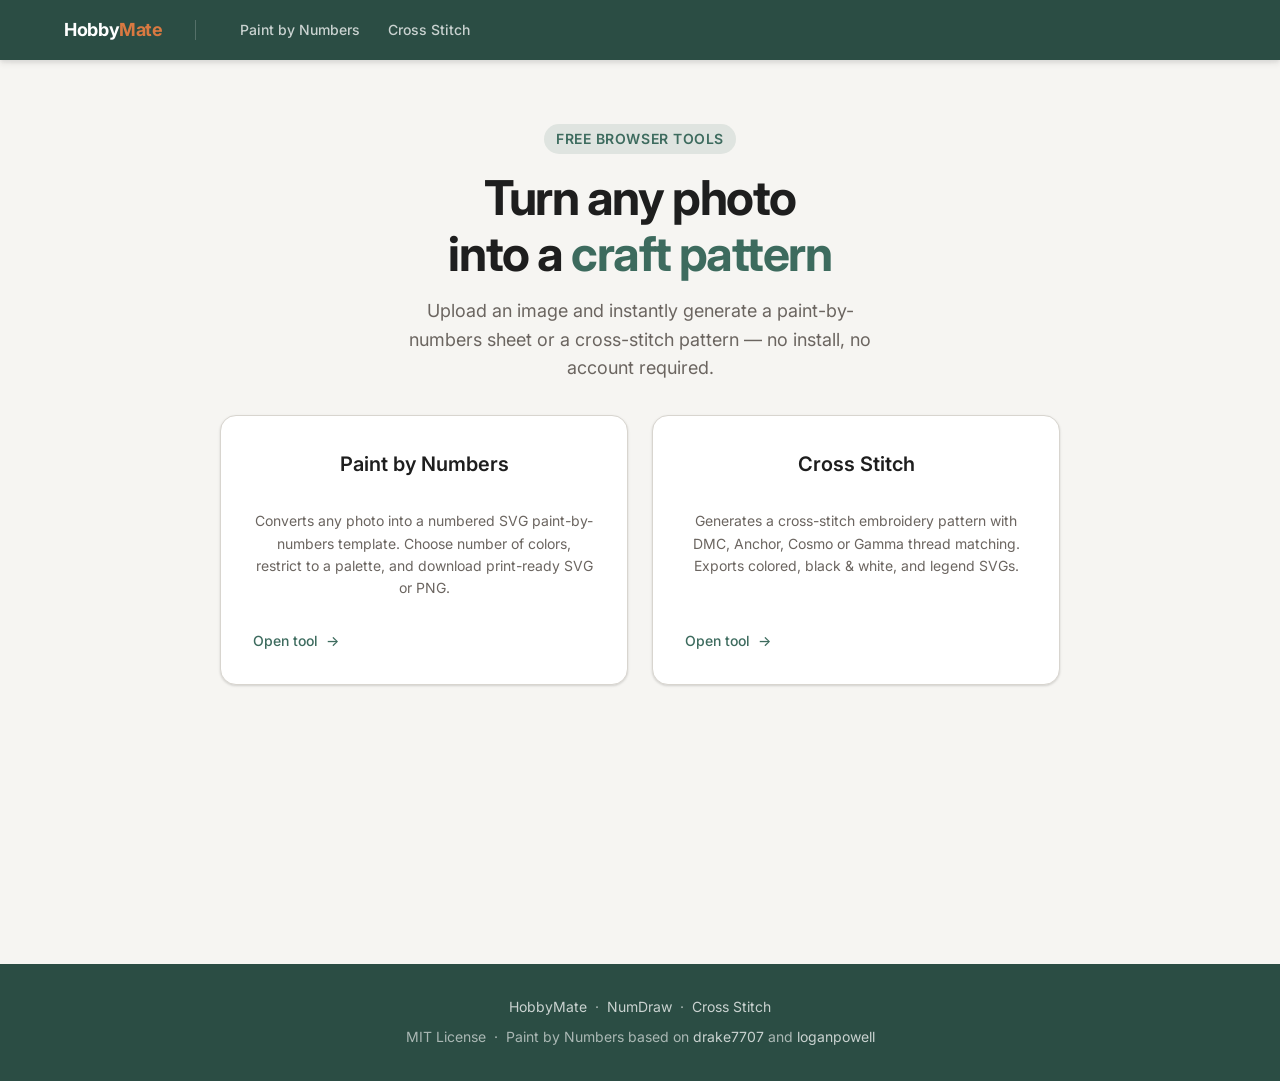
<file: index.html>
<!DOCTYPE html>
<html lang="en">
<head>
  <meta charset="UTF-8">
  <meta name="viewport" content="width=device-width, initial-scale=1.0">
  <title>HobbyMate – Craft Tools</title>
  <link rel="preconnect" href="https://fonts.googleapis.com">
  <link rel="preconnect" href="https://fonts.gstatic.com" crossorigin>
  <link href="https://fonts.googleapis.com/css2?family=Inter:wght@400;500;600;700&display=swap" rel="stylesheet">
  <link rel="stylesheet" href="shared/theme.css">
  <style>
    .landing-hero {
      text-align: center;
      padding: var(--hm-space-16) var(--hm-space-6) var(--hm-space-12);
    }
    .landing-hero__eyebrow {
      display: inline-block;
      background-color: rgba(61,107,94,0.12);
      color: var(--hm-color-primary);
      font-size: var(--hm-font-size-sm);
      font-weight: var(--hm-font-weight-semibold);
      padding: var(--hm-space-1) var(--hm-space-3);
      border-radius: var(--hm-radius-full);
      margin-bottom: var(--hm-space-4);
      letter-spacing: 0.04em;
      text-transform: uppercase;
    }
    .landing-hero__title {
      font-size: clamp(2rem, 5vw, 3rem);
      font-weight: var(--hm-font-weight-bold);
      line-height: 1.15;
      letter-spacing: -0.03em;
      color: var(--hm-color-text);
      margin: 0 0 var(--hm-space-4);
    }
    .landing-hero__title span {
      color: var(--hm-color-primary);
    }
    .landing-hero__subtitle {
      font-size: var(--hm-font-size-md);
      color: var(--hm-color-text-muted);
      max-width: 480px;
      margin: 0 auto var(--hm-space-8);
      line-height: 1.6;
    }
    .service-grid {
      display: grid;
      grid-template-columns: repeat(auto-fit, minmax(300px, 1fr));
      gap: var(--hm-space-6);
      max-width: 840px;
      margin: 0 auto;
    }
    .service-card {
      background-color: var(--hm-color-surface);
      border: 1px solid var(--hm-color-border);
      border-radius: var(--hm-radius-xl);
      box-shadow: var(--hm-shadow-sm);
      padding: var(--hm-space-8);
      display: flex;
      flex-direction: column;
      gap: var(--hm-space-4);
      text-decoration: none;
      color: inherit;
      transition: box-shadow var(--hm-transition-normal),
                  transform var(--hm-transition-normal);
    }
    .service-card:hover {
      box-shadow: var(--hm-shadow-xl);
      transform: translateY(-3px);
    }
    .service-card__title {
      font-size: var(--hm-font-size-lg);
      font-weight: var(--hm-font-weight-semibold);
      color: var(--hm-color-text);
      margin: 0;
    }
    .service-card__desc {
      font-size: var(--hm-font-size-sm);
      color: var(--hm-color-text-muted);
      line-height: 1.6;
      flex: 1;
    }
    .service-card__cta {
      display: inline-flex;
      align-items: center;
      gap: var(--hm-space-2);
      font-size: var(--hm-font-size-sm);
      font-weight: var(--hm-font-weight-medium);
      color: var(--hm-color-primary);
    }
    .service-card__cta::after {
      content: '→';
      transition: transform var(--hm-transition-fast);
    }
    .service-card:hover .service-card__cta::after {
      transform: translateX(4px);
    }

    /* Header: on the landing page itself, nav points to sub-paths */
    .hm-header .hm-nav__link[href="numdraw/index.html"],
    .hm-header .hm-nav__link[href="crossstitch/index.html"] {
      /* relative paths for the landing page */
    }
  </style>
</head>
<body>
  <header class="hm-header" role="banner">
    <div class="hm-header__inner">
      <a href="index.html" class="hm-header__logo" aria-label="HobbyMate home">
        <span class="hm-header__logo-text">Hobby<span>Mate</span></span>
      </a>
      <div class="hm-header__divider" aria-hidden="true"></div>
      <nav class="hm-nav" aria-label="Main navigation">
        <a href="numdraw/index.html" class="hm-nav__link" id="hm-nav-numdraw">
          <span class="hm-nav__link-label">Paint by Numbers</span>
        </a>
        <a href="crossstitch/index.html" class="hm-nav__link" id="hm-nav-crossstitch">
          <span class="hm-nav__link-label">Cross Stitch</span>
        </a>
      </nav>
    </div>
  </header>

  <main class="hm-page">
    <section class="landing-hero">
      <span class="landing-hero__eyebrow">Free browser tools</span>
      <h1 class="landing-hero__title">Turn any photo<br>into a <span>craft pattern</span></h1>
      <p class="landing-hero__subtitle">
        Upload an image and instantly generate a paint-by-numbers sheet
        or a cross-stitch pattern — no install, no account required.
      </p>

      <div class="service-grid">
        <a href="numdraw/index.html" class="service-card">
          <h2 class="service-card__title">Paint by Numbers</h2>
          <p class="service-card__desc">
            Converts any photo into a numbered SVG paint-by-numbers template.
            Choose number of colors, restrict to a palette, and download print-ready SVG or PNG.
          </p>
          <span class="service-card__cta">Open tool</span>
        </a>

        <a href="crossstitch/index.html" class="service-card">
          <h2 class="service-card__title">Cross Stitch</h2>
          <p class="service-card__desc">
            Generates a cross-stitch embroidery pattern with DMC, Anchor, Cosmo or Gamma thread matching.
            Exports colored, black &amp; white, and legend SVGs.
          </p>
          <span class="service-card__cta">Open tool</span>
        </a>
      </div>
    </section>
  </main>

  <footer class="hm-footer" role="contentinfo">
    <div class="hm-footer__inner">
      <span>
        <a href="https://github.com/DimaZzZz101/HobbyMate">HobbyMate</a>
        &nbsp;·&nbsp;
        <a href="https://github.com/DimaZzZz101/NumDraw">NumDraw</a>
        &nbsp;·&nbsp;
        <a href="https://github.com/DimaZzZz101/Cross_Stitch">Cross Stitch</a>
      </span>
      <span>
        MIT License &nbsp;·&nbsp;
        Paint by Numbers based on
        <a href="https://github.com/drake7707/paintbynumbersgenerator">drake7707</a>
        and
        <a href="https://github.com/loganpowell/paintbynumbersgenerator">loganpowell</a>
      </span>
    </div>
  </footer>
</body>
</html>
</file>
<file: shared/theme.css>
/* =============================================================================
   HobbyMate – Shared Design System
   Canonical source: HobbyMate/shared/theme.css
   Vendored copy in each service. Re-sync from here when the design changes.
   ============================================================================= */

/* ── Design Tokens ─────────────────────────────────────────────────────────── */
:root {
  /* Brand palette */
  --hm-color-primary:       #3d6b5e;   /* deep teal-green */
  --hm-color-primary-light: #5a9282;
  --hm-color-primary-dark:  #2b4d44;
  --hm-color-accent:        #d97941;   /* warm amber */
  --hm-color-accent-light:  #e8a071;

  /* Surface & background */
  --hm-color-bg:            #f6f5f2;   /* warm off-white */
  --hm-color-surface:       #ffffff;
  --hm-color-surface-alt:   #eeecea;
  --hm-color-border:        #d8d5cf;

  /* Text */
  --hm-color-text:          #1e1e1e;
  --hm-color-text-muted:    #6b6560;
  --hm-color-text-inverse:  #ffffff;

  /* Semantic */
  --hm-color-success:       #2e7d52;
  --hm-color-warning:       #c17a1a;
  --hm-color-error:         #b33030;

  /* Typography */
  --hm-font-sans: 'Inter', 'Segoe UI', system-ui, -apple-system, sans-serif;
  --hm-font-mono: 'JetBrains Mono', 'Fira Code', 'Cascadia Code', monospace;
  --hm-font-size-xs:   0.75rem;   /*  12px */
  --hm-font-size-sm:   0.875rem;  /*  14px */
  --hm-font-size-base: 1rem;      /*  16px */
  --hm-font-size-md:   1.125rem;  /*  18px */
  --hm-font-size-lg:   1.25rem;   /*  20px */
  --hm-font-size-xl:   1.5rem;    /*  24px */
  --hm-font-size-2xl:  1.875rem;  /*  30px */
  --hm-font-weight-normal: 400;
  --hm-font-weight-medium: 500;
  --hm-font-weight-semibold: 600;
  --hm-font-weight-bold: 700;
  --hm-line-height: 1.6;

  /* Spacing (4-point grid) */
  --hm-space-1:  0.25rem;   /*  4px */
  --hm-space-2:  0.5rem;    /*  8px */
  --hm-space-3:  0.75rem;   /* 12px */
  --hm-space-4:  1rem;      /* 16px */
  --hm-space-5:  1.25rem;   /* 20px */
  --hm-space-6:  1.5rem;    /* 24px */
  --hm-space-8:  2rem;      /* 32px */
  --hm-space-10: 2.5rem;    /* 40px */
  --hm-space-12: 3rem;      /* 48px */
  --hm-space-16: 4rem;      /* 64px */

  /* Radius */
  --hm-radius-sm:   4px;
  --hm-radius-md:   8px;
  --hm-radius-lg:   12px;
  --hm-radius-xl:   16px;
  --hm-radius-full: 9999px;

  /* Shadows */
  --hm-shadow-sm:  0 1px 3px rgba(0,0,0,.10), 0 1px 2px rgba(0,0,0,.06);
  --hm-shadow-md:  0 4px 6px rgba(0,0,0,.07), 0 2px 4px rgba(0,0,0,.06);
  --hm-shadow-lg:  0 10px 15px rgba(0,0,0,.07), 0 4px 6px rgba(0,0,0,.05);
  --hm-shadow-xl:  0 20px 25px rgba(0,0,0,.08), 0 8px 10px rgba(0,0,0,.04);

  /* Transitions */
  --hm-transition-fast:   150ms ease;
  --hm-transition-normal: 250ms ease;
  --hm-transition-slow:   400ms ease;

  /* Layout */
  --hm-max-width: 1200px;
  --hm-header-height: 60px;
}

/* ── Base reset & typography ────────────────────────────────────────────────── */
*, *::before, *::after {
  box-sizing: border-box;
}

html {
  font-size: 16px;
  -webkit-text-size-adjust: 100%;
}

body {
  margin: 0;
  background-color: var(--hm-color-bg);
  color: var(--hm-color-text);
  font-family: var(--hm-font-sans);
  font-size: var(--hm-font-size-base);
  font-weight: var(--hm-font-weight-normal);
  line-height: var(--hm-line-height);
  -webkit-font-smoothing: antialiased;
}

/* ── App shell: Site header ─────────────────────────────────────────────────── */
.hm-header {
  position: sticky;
  top: 0;
  z-index: 100;
  height: var(--hm-header-height);
  background-color: var(--hm-color-primary-dark);
  box-shadow: var(--hm-shadow-md);
  display: flex;
  align-items: center;
}

.hm-header__inner {
  width: 100%;
  max-width: var(--hm-max-width);
  margin: 0 auto;
  padding: 0 var(--hm-space-6);
  display: flex;
  align-items: center;
  gap: var(--hm-space-8);
}

.hm-header__logo {
  display: flex;
  align-items: center;
  gap: var(--hm-space-2);
  text-decoration: none;
  flex-shrink: 0;
}

.hm-header__logo-icon {
  width: 28px;
  height: 28px;
  background-color: var(--hm-color-accent);
  border-radius: var(--hm-radius-sm);
  display: flex;
  align-items: center;
  justify-content: center;
  font-size: 16px;
  line-height: 1;
}

.hm-header__logo-text {
  font-size: var(--hm-font-size-md);
  font-weight: var(--hm-font-weight-bold);
  color: var(--hm-color-text-inverse);
  letter-spacing: -0.02em;
}

.hm-header__logo-text span {
  color: var(--hm-color-accent);
}

.hm-header__divider {
  width: 1px;
  height: 20px;
  background-color: rgba(255,255,255,0.2);
  flex-shrink: 0;
}

/* ── App shell: Site navigation ─────────────────────────────────────────────── */
.hm-nav {
  display: flex;
  align-items: center;
  gap: var(--hm-space-1);
  flex: 1;
}

.hm-nav__link {
  display: flex;
  align-items: center;
  gap: var(--hm-space-2);
  padding: var(--hm-space-2) var(--hm-space-3);
  border-radius: var(--hm-radius-md);
  text-decoration: none;
  font-size: var(--hm-font-size-sm);
  font-weight: var(--hm-font-weight-medium);
  color: rgba(255,255,255,0.75);
  transition: background-color var(--hm-transition-fast),
              color var(--hm-transition-fast);
  white-space: nowrap;
}

.hm-nav__link:hover {
  background-color: rgba(255,255,255,0.1);
  color: var(--hm-color-text-inverse);
}

.hm-nav__link--active {
  background-color: rgba(255,255,255,0.15);
  color: var(--hm-color-text-inverse);
}

.hm-nav__link-icon {
  font-size: 18px;
  line-height: 1;
  opacity: 0.85;
}

/* ── App shell: Site footer ─────────────────────────────────────────────────── */
.hm-footer {
  margin-top: var(--hm-space-16);
  padding: var(--hm-space-8) var(--hm-space-6);
  background-color: var(--hm-color-primary-dark);
  color: rgba(255,255,255,0.6);
  font-size: var(--hm-font-size-sm);
  text-align: center;
}

.hm-footer__inner {
  max-width: var(--hm-max-width);
  margin: 0 auto;
  display: flex;
  flex-direction: column;
  align-items: center;
  gap: var(--hm-space-2);
}

.hm-footer a {
  color: rgba(255,255,255,0.75);
  text-decoration: none;
  transition: color var(--hm-transition-fast);
}

.hm-footer a:hover {
  color: var(--hm-color-accent-light);
}

/* ── Page wrapper ───────────────────────────────────────────────────────────── */
.hm-page {
  min-height: calc(100vh - var(--hm-header-height));
  display: flex;
  flex-direction: column;
}

.hm-main {
  flex: 1;
  width: 100%;
  max-width: var(--hm-max-width);
  margin: 0 auto;
  padding: var(--hm-space-8) var(--hm-space-6);
}

/* ── Shared button styles ───────────────────────────────────────────────────── */
.hm-btn {
  display: inline-flex;
  align-items: center;
  justify-content: center;
  gap: var(--hm-space-2);
  padding: var(--hm-space-2) var(--hm-space-5);
  border: none;
  border-radius: var(--hm-radius-md);
  font-family: var(--hm-font-sans);
  font-size: var(--hm-font-size-sm);
  font-weight: var(--hm-font-weight-medium);
  line-height: 1.5;
  cursor: pointer;
  text-decoration: none;
  transition: background-color var(--hm-transition-fast),
              box-shadow var(--hm-transition-fast),
              transform var(--hm-transition-fast);
  white-space: nowrap;
  user-select: none;
}

.hm-btn:active {
  transform: translateY(1px);
}

.hm-btn--primary {
  background-color: var(--hm-color-primary);
  color: var(--hm-color-text-inverse);
}
.hm-btn--primary:hover {
  background-color: var(--hm-color-primary-light);
  box-shadow: var(--hm-shadow-md);
}

.hm-btn--accent {
  background-color: var(--hm-color-accent);
  color: var(--hm-color-text-inverse);
}
.hm-btn--accent:hover {
  background-color: var(--hm-color-accent-light);
  box-shadow: var(--hm-shadow-md);
}

.hm-btn--outline {
  background-color: transparent;
  color: var(--hm-color-primary);
  border: 1.5px solid var(--hm-color-primary);
}
.hm-btn--outline:hover {
  background-color: var(--hm-color-primary);
  color: var(--hm-color-text-inverse);
}

.hm-btn--ghost {
  background-color: transparent;
  color: var(--hm-color-text-muted);
}
.hm-btn--ghost:hover {
  background-color: var(--hm-color-surface-alt);
  color: var(--hm-color-text);
}

.hm-btn:disabled, .hm-btn[disabled] {
  opacity: 0.45;
  cursor: not-allowed;
  pointer-events: none;
}

/* ── Shared card ────────────────────────────────────────────────────────────── */
.hm-card {
  background-color: var(--hm-color-surface);
  border: 1px solid var(--hm-color-border);
  border-radius: var(--hm-radius-lg);
  box-shadow: var(--hm-shadow-sm);
  overflow: hidden;
}

.hm-card__header {
  padding: var(--hm-space-4) var(--hm-space-6);
  border-bottom: 1px solid var(--hm-color-border);
  font-weight: var(--hm-font-weight-semibold);
  font-size: var(--hm-font-size-md);
}

.hm-card__body {
  padding: var(--hm-space-6);
}

/* ── Shared form controls ───────────────────────────────────────────────────── */
.hm-label {
  display: block;
  font-size: var(--hm-font-size-sm);
  font-weight: var(--hm-font-weight-medium);
  color: var(--hm-color-text-muted);
  margin-bottom: var(--hm-space-1);
}

.hm-input,
.hm-select {
  display: block;
  width: 100%;
  padding: var(--hm-space-2) var(--hm-space-3);
  background-color: var(--hm-color-surface);
  border: 1.5px solid var(--hm-color-border);
  border-radius: var(--hm-radius-md);
  font-family: var(--hm-font-sans);
  font-size: var(--hm-font-size-base);
  color: var(--hm-color-text);
  transition: border-color var(--hm-transition-fast),
              box-shadow var(--hm-transition-fast);
  outline: none;
}

.hm-input:focus,
.hm-select:focus {
  border-color: var(--hm-color-primary);
  box-shadow: 0 0 0 3px rgba(61,107,94,0.18);
}

/* ── Materialize overrides (NumDraw only) ───────────────────────────────────── */
/* Applied when .hm-materialize-override class is on <body> or a wrapper.       */
/* Repaints Materialize UI to match HobbyMate tokens without removing it.       */
.hm-materialize-override .btn,
.hm-materialize-override .btn-large,
.hm-materialize-override .btn-small {
  background-color: var(--hm-color-primary) !important;
  border-radius: var(--hm-radius-md) !important;
  font-family: var(--hm-font-sans) !important;
  letter-spacing: 0 !important;
  text-transform: none !important;
  font-weight: var(--hm-font-weight-medium) !important;
  box-shadow: var(--hm-shadow-sm) !important;
}

.hm-materialize-override .btn:hover,
.hm-materialize-override .btn-large:hover,
.hm-materialize-override .btn-small:hover {
  background-color: var(--hm-color-primary-light) !important;
  box-shadow: var(--hm-shadow-md) !important;
}

.hm-materialize-override .btn.waves-effect.waves-light:focus {
  background-color: var(--hm-color-primary-dark) !important;
}

.hm-materialize-override .tabs .tab a {
  color: var(--hm-color-primary) !important;
}

.hm-materialize-override .tabs .tab a:hover,
.hm-materialize-override .tabs .tab a.active {
  color: var(--hm-color-primary-dark) !important;
}

.hm-materialize-override .tabs .indicator {
  background-color: var(--hm-color-primary) !important;
}

.hm-materialize-override .collection .collection-item.active {
  background-color: var(--hm-color-primary) !important;
}

.hm-materialize-override input[type="text"]:focus:not([readonly]),
.hm-materialize-override input[type="number"]:focus:not([readonly]) {
  border-bottom: 1px solid var(--hm-color-primary) !important;
  box-shadow: 0 1px 0 0 var(--hm-color-primary) !important;
}

.hm-materialize-override input[type="text"]:focus:not([readonly]) + label,
.hm-materialize-override input[type="number"]:focus:not([readonly]) + label {
  color: var(--hm-color-primary) !important;
}

.hm-materialize-override [type="checkbox"]:checked + span::before,
.hm-materialize-override [type="checkbox"]:indeterminate + span::before {
  border-right-color: var(--hm-color-primary) !important;
  border-bottom-color: var(--hm-color-primary) !important;
}

.hm-materialize-override select:focus {
  outline: 2px solid var(--hm-color-primary) !important;
}

/* ── Utilities ──────────────────────────────────────────────────────────────── */
.hm-sr-only {
  position: absolute;
  width: 1px;
  height: 1px;
  padding: 0;
  margin: -1px;
  overflow: hidden;
  clip: rect(0,0,0,0);
  white-space: nowrap;
  border: 0;
}

.hm-visually-hidden { composes: hm-sr-only; }

/* ── Responsive ─────────────────────────────────────────────────────────────── */
@media (max-width: 640px) {
  .hm-header__divider { display: none; }
  .hm-nav__link-label { display: none; }
  .hm-main { padding: var(--hm-space-4); }
}
</file>
